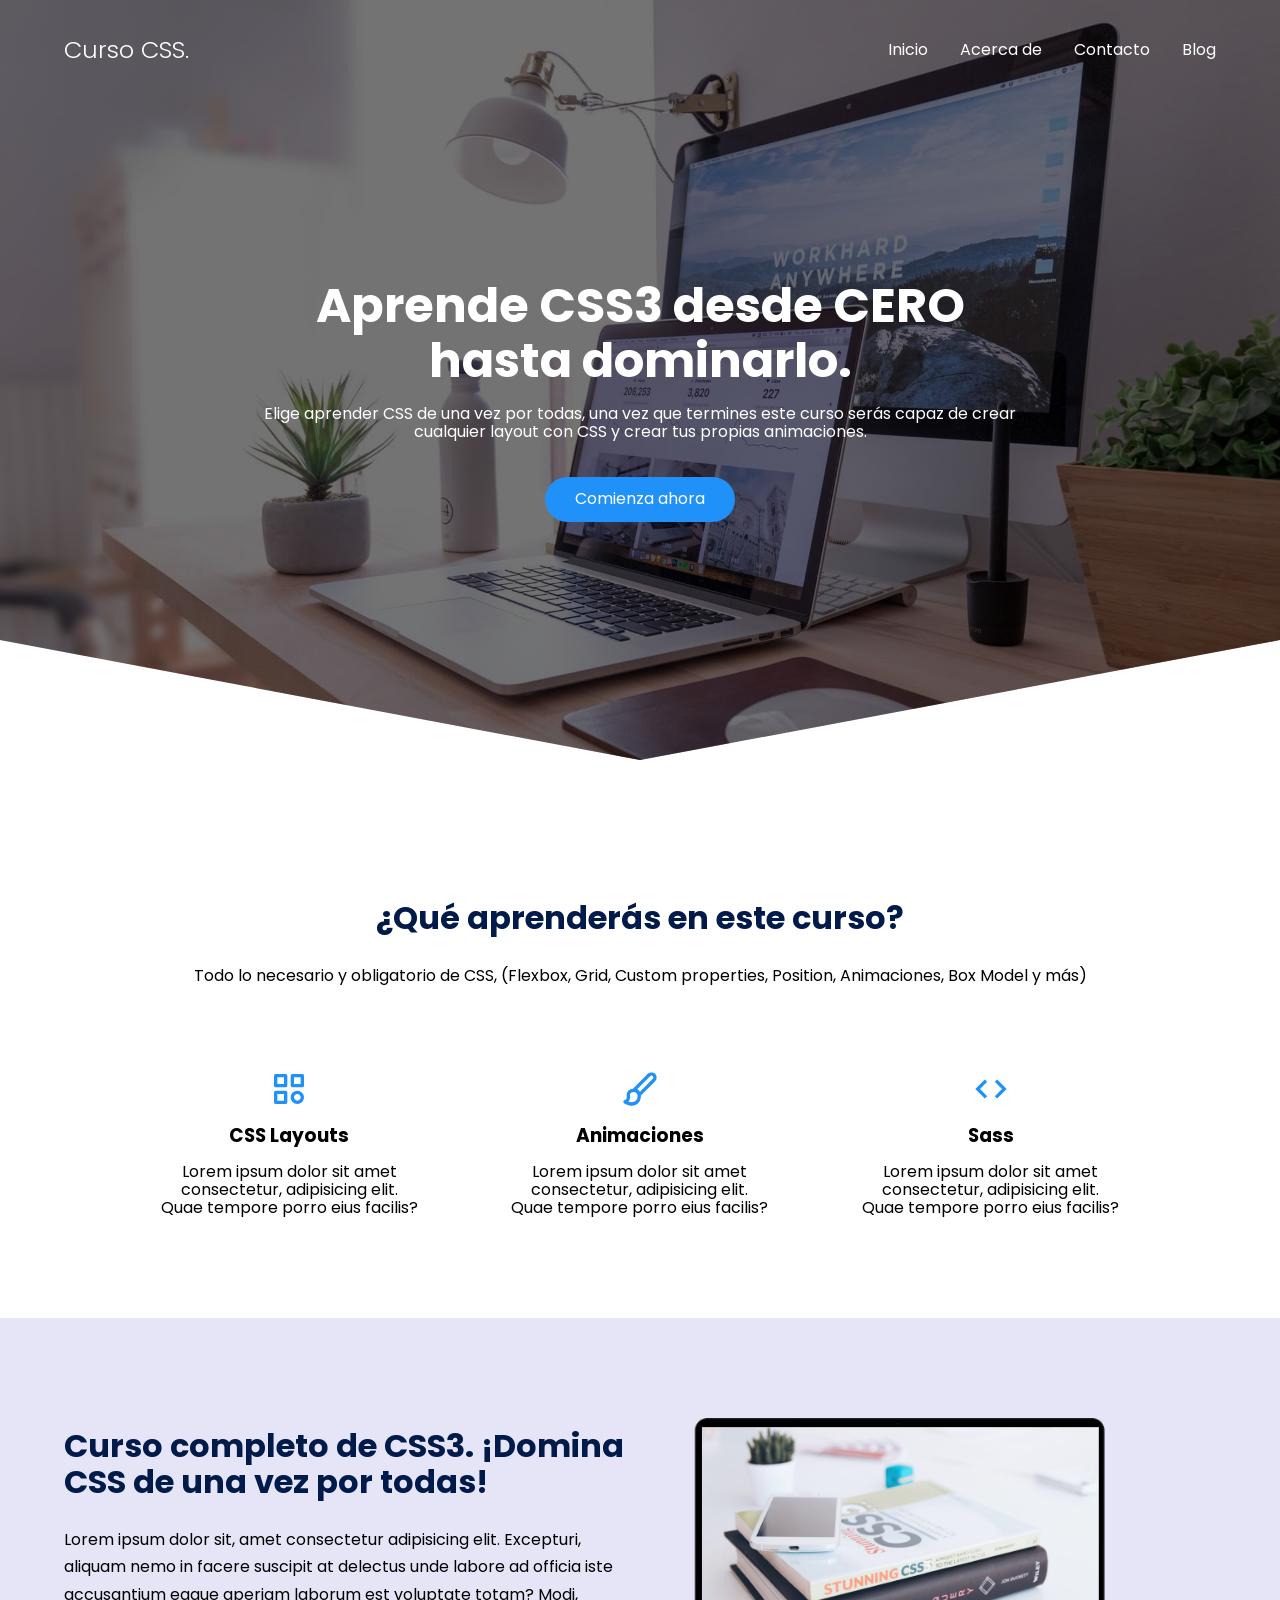
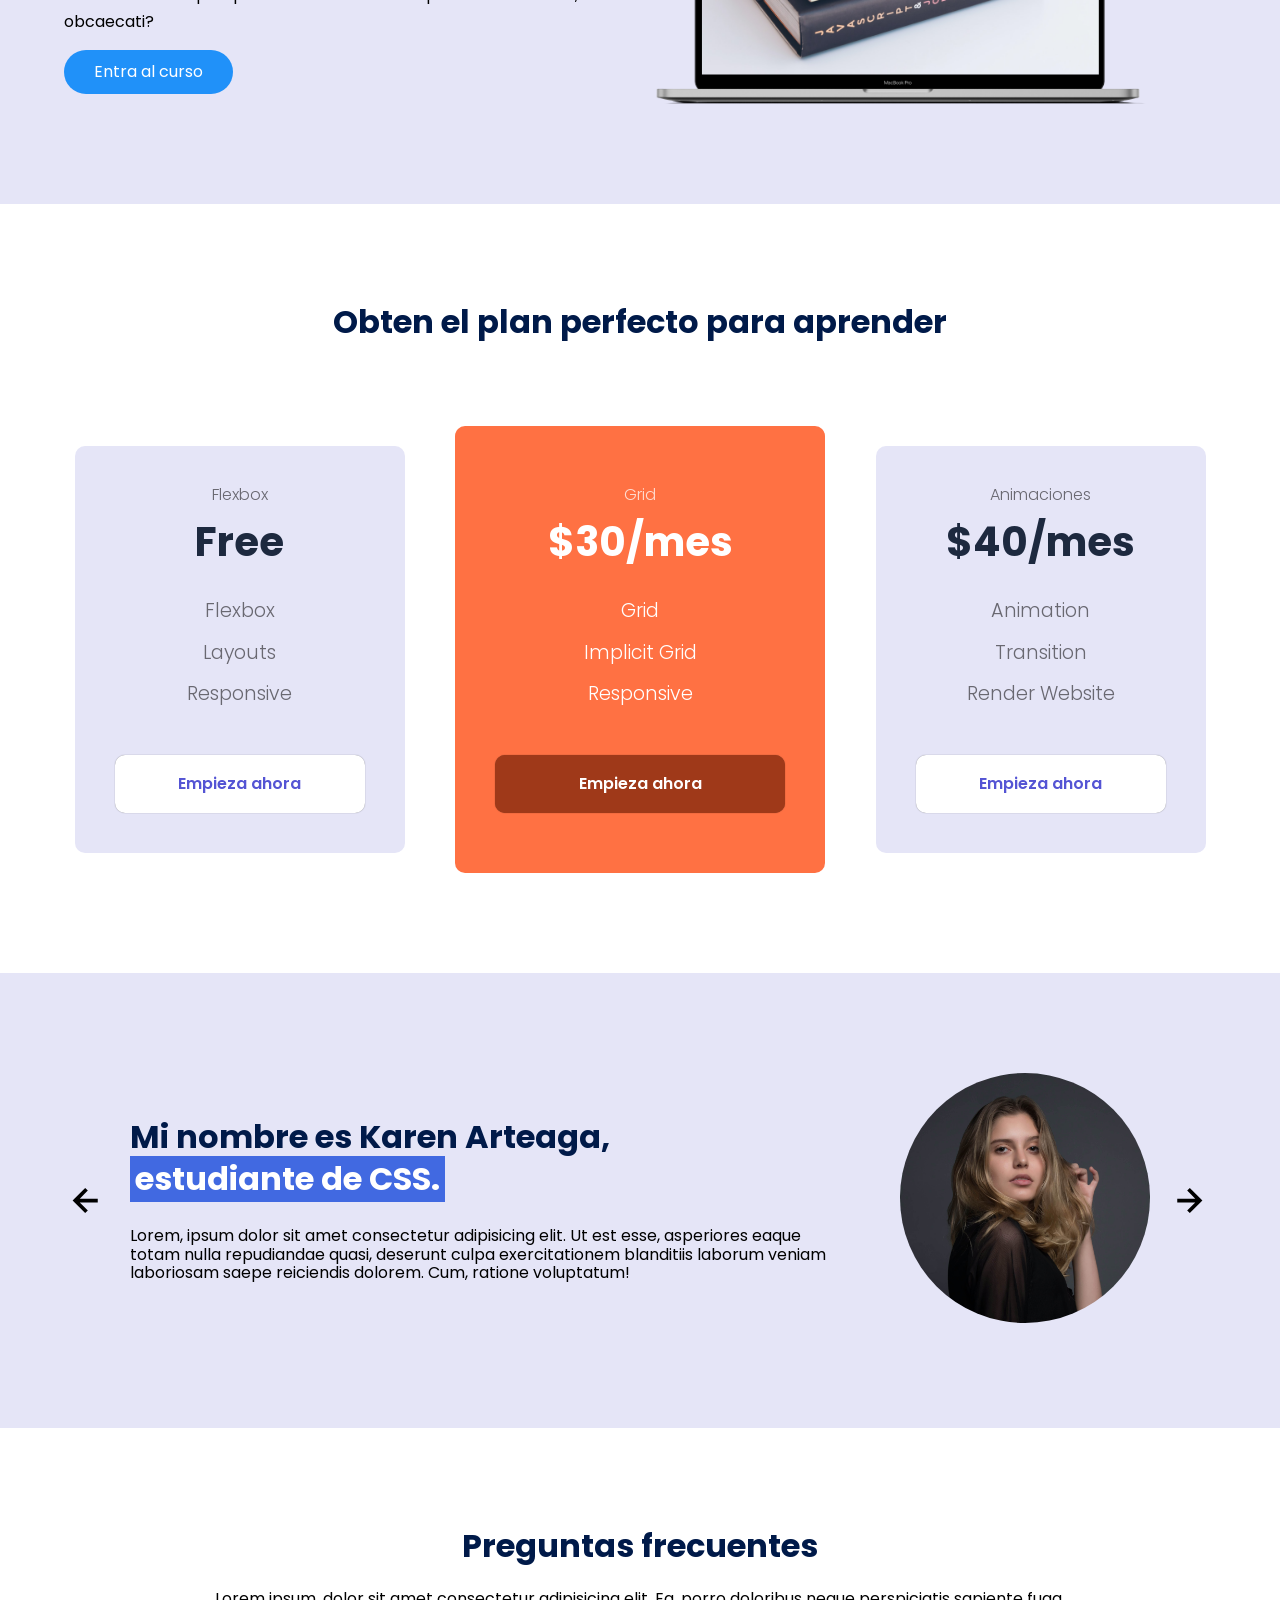
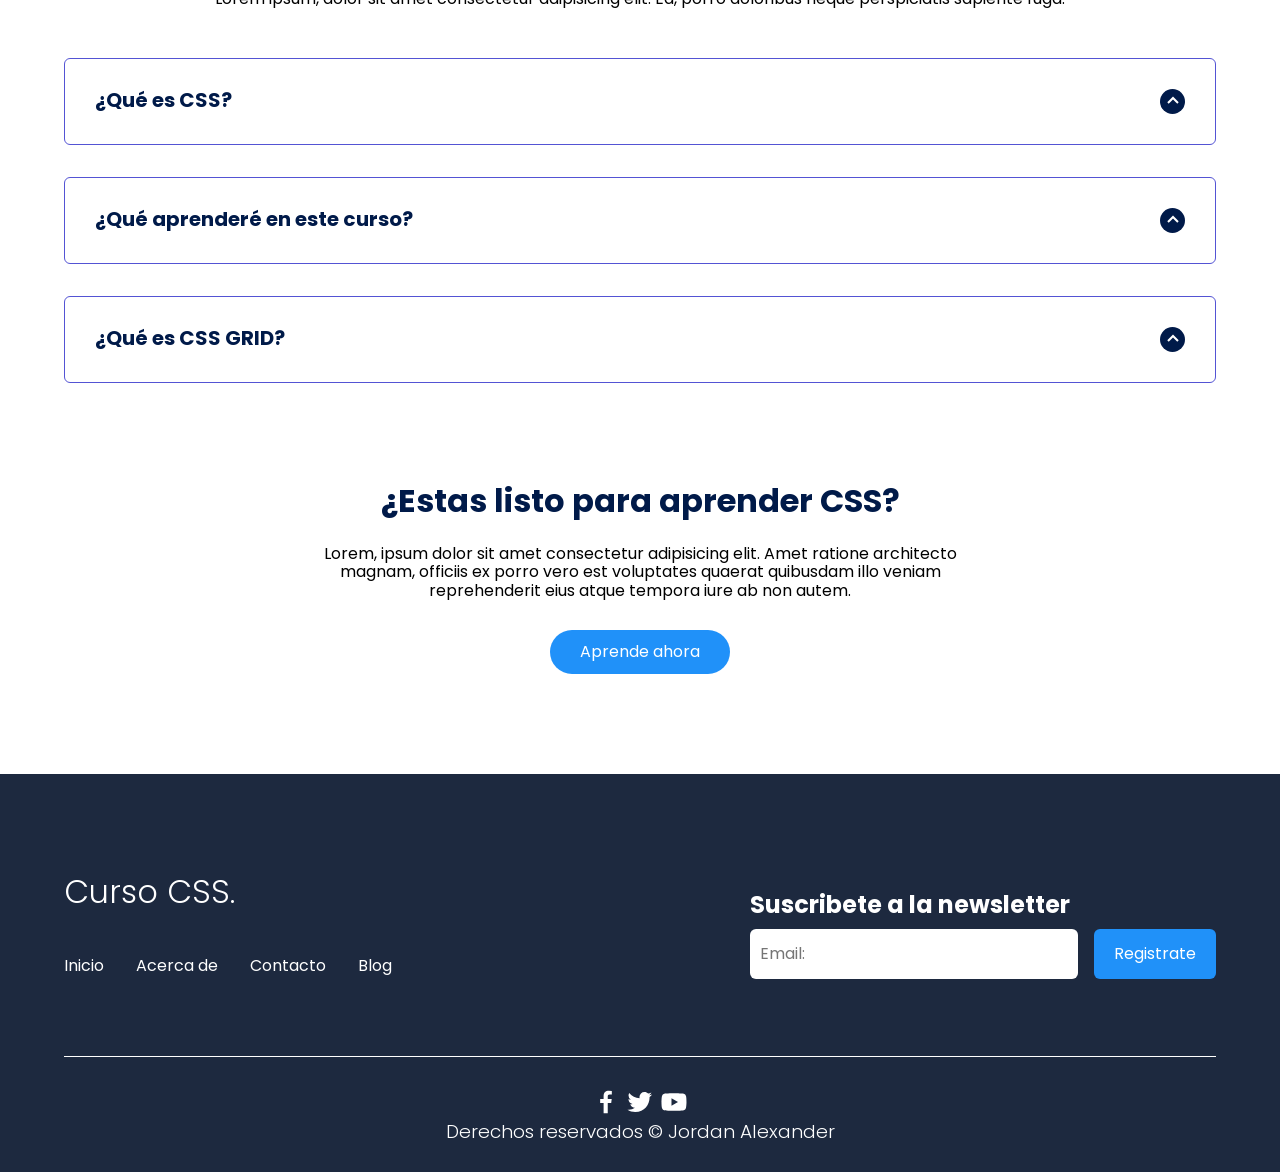
<file: pagina web 3/index.html>
<!DOCTYPE html>
<html lang="es">

<head>
    <meta charset="UTF-8">
    <meta http-equiv="X-UA-Compatible" content="IE=edge">
    <meta name="viewport" content="width=device-width, initial-scale=1.0">
    <title>MASTER EN CSS</title>
    <link rel="shortcut icon" href="./images/favicon.png" type="image/x-icon">
    <link rel="stylesheet" href="./css/normalize.css">
    <link rel="stylesheet" href="./css/estilos.css">

    <meta name="theme-color" content="#2091F9">

    <meta name="title" content="Aprende CSS desde cero">
    <meta name="description"
        content="Hola, soy una descripción que verás cuando busques algo de mi temática en Google.">


    <meta property="og:type" content="website">
    <meta property="og:url" content="https://alexcgdesign.github.io">
    <meta property="og:title" content="Aprende CSS desde cero">
    <meta property="og:description"
        content="Hola, soy una descripción que verás cuando busques algo de mi temática en Google.">
    <meta property="og:image" content="https://alexcgdesign.github.io/images/css.jpg">

    <meta property="twitter:card" content="summary_large_image">
    <meta property="twitter:url" content="https://www.jordanalex.com/">
    <meta property="twitter:title" content="Aprende CSS desde cero">
    <meta property="twitter:description"
        content="Hola, soy una descripción que verás cuando busques algo de mi temática en Google.">
    <meta property="twitter:image" content="https://alexcgdesign.github.io/images/css.jpg">
</head>

<body>

    <header class="hero">
        <nav class="nav container">
            <div class="nav__logo">
                <h2 class="nav__title">Curso CSS.</h2>
            </div>

            <ul class="nav__link nav__link--menu">
                <li class="nav__items">
                    <a href="#" class="nav__links">Inicio</a>
                </li>
                <li class="nav__items">
                    <a href="#" class="nav__links">Acerca de</a>
                </li>
                <li class="nav__items">
                    <a href="#" class="nav__links">Contacto</a>
                </li>
                <li class="nav__items">
                    <a href="#" class="nav__links">Blog</a>
                </li>

                <img src="./images/close.svg" class="nav__close">
            </ul>

            <div class="nav__menu">
                <img src="./images/menu.svg" class="nav__img">
            </div>
        </nav>

        <section class="hero__container container">
            <h1 class="hero__title">Aprende CSS3 desde CERO hasta dominarlo.</h1>
            <p class="hero__paragraph">Elige aprender CSS de una vez por todas, una vez que termines este curso serás
                capaz de crear cualquier layout con CSS y crear tus propias animaciones.</p>
            <a href="#" class="cta">Comienza ahora</a>
        </section>
    </header>

    <main>
        <section class="container about">
            <h2 class="subtitle">¿Qué aprenderás en este curso?</h2>
            <p class="about__paragraph">Todo lo necesario y obligatorio de CSS, (Flexbox, Grid, Custom properties,
                Position, Animaciones, Box Model y más)</p>

            <div class="about__main">
                <article class="about__icons">
                    <img src="./images/shapes.svg" class="about__icon">
                    <h3 class="about__title">CSS Layouts</h3>
                    <p class="about__paragrah">Lorem ipsum dolor sit amet consectetur, adipisicing elit. Quae tempore
                        porro eius facilis?</p>
                </article>

                <article class="about__icons">
                    <img src="./images/paint.svg" class="about__icon">
                    <h3 class="about__title">Animaciones</h3>
                    <p class="about__paragrah">Lorem ipsum dolor sit amet consectetur, adipisicing elit. Quae tempore
                        porro eius facilis?</p>
                </article>

                <article class="about__icons">
                    <img src="./images/code.svg" class="about__icon">
                    <h3 class="about__title">Sass</h3>
                    <p class="about__paragrah">Lorem ipsum dolor sit amet consectetur, adipisicing elit. Quae tempore
                        porro eius facilis?</p>
                </article>
            </div>
        </section>

        <section class="knowledge">
            <div class="knowledge__container container">
                <div class="knowledege__texts">
                    <h2 class="subtitle">Curso completo de CSS3. ¡Domina CSS de una vez por todas!</h2>
                    <p class="knowledge__paragraph">Lorem ipsum dolor sit, amet consectetur adipisicing elit. Excepturi,
                        aliquam nemo in facere suscipit at delectus unde labore ad officia iste accusantium eaque
                        aperiam laborum est voluptate totam? Modi, obcaecati?</p>
                    <a href="#" class="cta">Entra al curso</a>
                </div>

                <figure class="knowledge__picture">
                    <img src="./images/macbook.png" class="knowledge__img">
                </figure>
            </div>
        </section>

        <section class="price container">
            <h2 class="subtitle">Obten el plan perfecto para aprender</h2>

            <div class="price__table">
                <div class="price__element">
                    <p class="price__name">Flexbox</p>
                    <h3 class="price__price">Free</h3>

                    <div class="price__items">
                        <p class="price__features">Flexbox</p>
                        <p class="price__features">Layouts</p>
                        <p class="price__features">Responsive</p>
                    </div>

                    <a href="#" class="price__cta">Empieza ahora</a>
                </div>


                <div class="price__element price__element--best">
                    <p class="price__name">Grid</p>
                    <h3 class="price__price">$30/mes</h3>

                    <div class="price__items">
                        <p class="price__features">Grid</p>
                        <p class="price__features">Implicit Grid</p>
                        <p class="price__features">Responsive</p>
                    </div>

                    <a href="#" class="price__cta">Empieza ahora</a>
                </div>


                <div class="price__element">
                    <p class="price__name">Animaciones</p>
                    <h3 class="price__price">$40/mes</h3>

                    <div class="price__items">
                        <p class="price__features">Animation</p>
                        <p class="price__features">Transition</p>
                        <p class="price__features">Render Website</p>
                    </div>

                    <a href="#" class="price__cta">Empieza ahora</a>
                </div>


            </div>
        </section>

        <section class="testimony">
            <div class="testimony__container container">
                <img src="./images/leftarrow.svg" class="testimony__arrow" id="before">

                <section class="testimony__body testimony__body--show" data-id="1">
                    <div class="testimony__texts">
                        <h2 class="subtitle">Mi nombre es Karen Arteaga, <span class="testimony__course">estudiante
                                de CSS.</span></h2>
                        <p class="testimony__review">Lorem, ipsum dolor sit amet consectetur adipisicing elit. Ut est
                            esse, asperiores eaque totam nulla repudiandae quasi, deserunt culpa exercitationem
                            blanditiis laborum veniam laboriosam saepe reiciendis dolorem. Cum, ratione voluptatum!</p>
                    </div>

                    <figure class="testimony__picture">
                        <img src="./images/face.jpg" class="testimony__img">
                    </figure>
                </section>

                <section class="testimony__body" data-id="2">
                    <div class="testimony__texts">
                        <h2 class="subtitle">Mi nombre es Alejandra Perez, <span class="testimony__course">estudiante de
                                CSS.</span></h2>
                        <p class="testimony__review">Lorem, ipsum dolor sit amet consectetur adipisicing elit. Ut est
                            esse, asperiores eaque laborum veniam laboriosam saepe reiciendis dolorem. Cum, ratione
                            voluptatum!</p>
                    </div>

                    <figure class="testimony__picture">
                        <img src="./images/face2.jpg" class="testimony__img">
                    </figure>
                </section>

                <section class="testimony__body" data-id="3">
                    <div class="testimony__texts">
                        <h2 class="subtitle">Mi nombre es Jordan alexander, <span class="testimony__course">estudiante de
                                CSS.</span></h2>
                        <p class="testimony__review">Lorem, ipsum dolor sit amet consectetur adipisicing elit. Ut est
                            esse, niam laboriosam saepe reiciendis dolorem. Cum, ratione voluptatum!</p>
                    </div>

                    <figure class="testimony__picture">
                        <img src="./images/face3.jpg" class="testimony__img">
                    </figure>
                </section>

                <section class="testimony__body" data-id="4">
                    <div class="testimony__texts">
                        <h2 class="subtitle">Mi nombre es Kevin Ramirez, <span class="testimony__course">estudiante de
                                CSS.</span></h2>
                        <p class="testimony__review">Lorem, ipsum dolor sit amet consectetur adipisicing elit. Ut est
                            esse, niam laboriosam saepe reiciendis dolorem. Cum, ratione voluptatum!</p>
                    </div>

                    <figure class="testimony__picture">
                        <img src="./images/face4.jpg" class="testimony__img">
                    </figure>
                </section>


                <img src="./images/rightarrow.svg" class="testimony__arrow" id="next">
            </div>
        </section>

        <section class="questions container">
            <h2 class="subtitle">Preguntas frecuentes</h2>
            <p class="questions__paragraph">Lorem ipsum, dolor sit amet consectetur adipisicing elit. Ea, porro
                doloribus neque perspiciatis sapiente fuga.</p>

            <section class="questions__container">
                <article class="questions__padding">
                    <div class="questions__answer">
                        <h3 class="questions__title">¿Qué es CSS?
                            <span class="questions__arrow">
                                <img src="./images/arrow.svg" class="questions__img">
                            </span>
                        </h3>

                        <p class="questions__show">Lorem ipsum, dolor sit amet consectetur adipisicing elit. Quos
                            facere, quidem eum id excepturi assumenda explicabo nam accusamus veritatis voluptates
                            eveniet adipisci, dicta nihil nemo modi possimus officiis quam atque? Lorem ipsum, dolor sit
                            amet consectetur adipisicing elit. Quos facere, quidem eum id excepturi assumenda explicabo
                            nam accusamus veritatis voluptates eveniet adipisci, dicta nihil nemo modi possimus officiis
                            quam atque?</p>
                    </div>
                </article>

                <article class="questions__padding">
                    <div class="questions__answer">
                        <h3 class="questions__title">¿Qué aprenderé en este curso?
                            <span class="questions__arrow">
                                <img src="./images/arrow.svg" class="questions__img">
                            </span>
                        </h3>

                        <p class="questions__show">Lorem ipsum, dolor sit amet consectetur adipisicing elit. Quos
                            facere, quidem eum id excepturi assumenda explicabo nam accusamus veritatis voluptates
                            eveniet adipisci, dicta nihil nemo modi possimus officiis quam atque? Lorem ipsum, dolor sit
                            amet consectetur adipisicing elit. Quos facere, quidem eum id excepturi assumenda explicabo
                            nam accusamus veritatis voluptates eveniet adipisci, dicta nihil nemo modi possimus officiis
                            quam atque?</p>
                    </div>
                </article>

                <article class="questions__padding">
                    <div class="questions__answer">
                        <h3 class="questions__title">¿Qué es CSS GRID?
                            <span class="questions__arrow">
                                <img src="./images/arrow.svg" class="questions__img">
                            </span>
                        </h3>

                        <p class="questions__show">Lorem ipsum, dolor sit amet consectetur adipisicing elit. Quos
                            facere, quidem eum id excepturi assumenda explicabo nam accusamus veritatis voluptates
                            eveniet adipisci, dicta nihil nemo modi possimus officiis quam atque? Lorem ipsum, dolor sit
                            amet consectetur adipisicing elit. Quos facere, quidem eum id excepturi assumenda explicabo
                            nam accusamus veritatis voluptates eveniet adipisci, dicta nihil nemo modi possimus officiis
                            quam atque?</p>
                    </div>
                </article>
            </section>

            <section class="questions__offer">
                <h2 class="subtitle">¿Estas listo para aprender CSS?</h2>
                <p class="questions__copy">Lorem, ipsum dolor sit amet consectetur adipisicing elit. Amet ratione
                    architecto magnam, officiis ex porro vero est voluptates quaerat quibusdam illo veniam reprehenderit
                    eius atque tempora iure ab non autem.</p>
                <a href="#" class="cta">Aprende ahora</a>
            </section>
        </section>
    </main>

    <footer class="footer">
        <section class="footer__container container">
            <nav class="nav nav--footer">
                <h2 class="footer__title">Curso CSS.</h2>

                <ul class="nav__link nav__link--footer">
                    <li class="nav__items">
                        <a href="#" class="nav__links">Inicio</a>
                    </li>
                    <li class="nav__items">
                        <a href="#" class="nav__links">Acerca de</a>
                    </li>
                    <li class="nav__items">
                        <a href="#" class="nav__links">Contacto</a>
                    </li>
                    <li class="nav__items">
                        <a href="#" class="nav__links">Blog</a>
                    </li>
                </ul>
            </nav>

            <form class="footer__form" action="https://formspree.io/f/mknkkrkj" method="POST">
                <h2 class="footer__newsletter">Suscribete a la newsletter</h2>
                <div class="footer__inputs">
                    <input type="email" placeholder="Email:" class="footer__input" name="_replyto">
                    <input type="submit" value="Registrate" class="footer__submit">
                </div>
            </form>
        </section>

        <section class="footer__copy container">
            <div class="footer__social">
                <a href="#" class="footer__icons"><img src="./images/facebook.svg" class="footer__img"></a>
                <a href="#" class="footer__icons"><img src="./images/twitter.svg" class="footer__img"></a>
                <a href="#" class="footer__icons"><img src="./images/youtube.svg" class="footer__img"></a>
            </div>

            <h3 class="footer__copyright">Derechos reservados &copy; Jordan Alexander</h3>
        </section>
    </footer>

    <script src="./js/slider.js"></script>
    <script src="./js/questions.js"></script>
    <script src="./js/menu.js"></script>
</body>

</html>
</file>
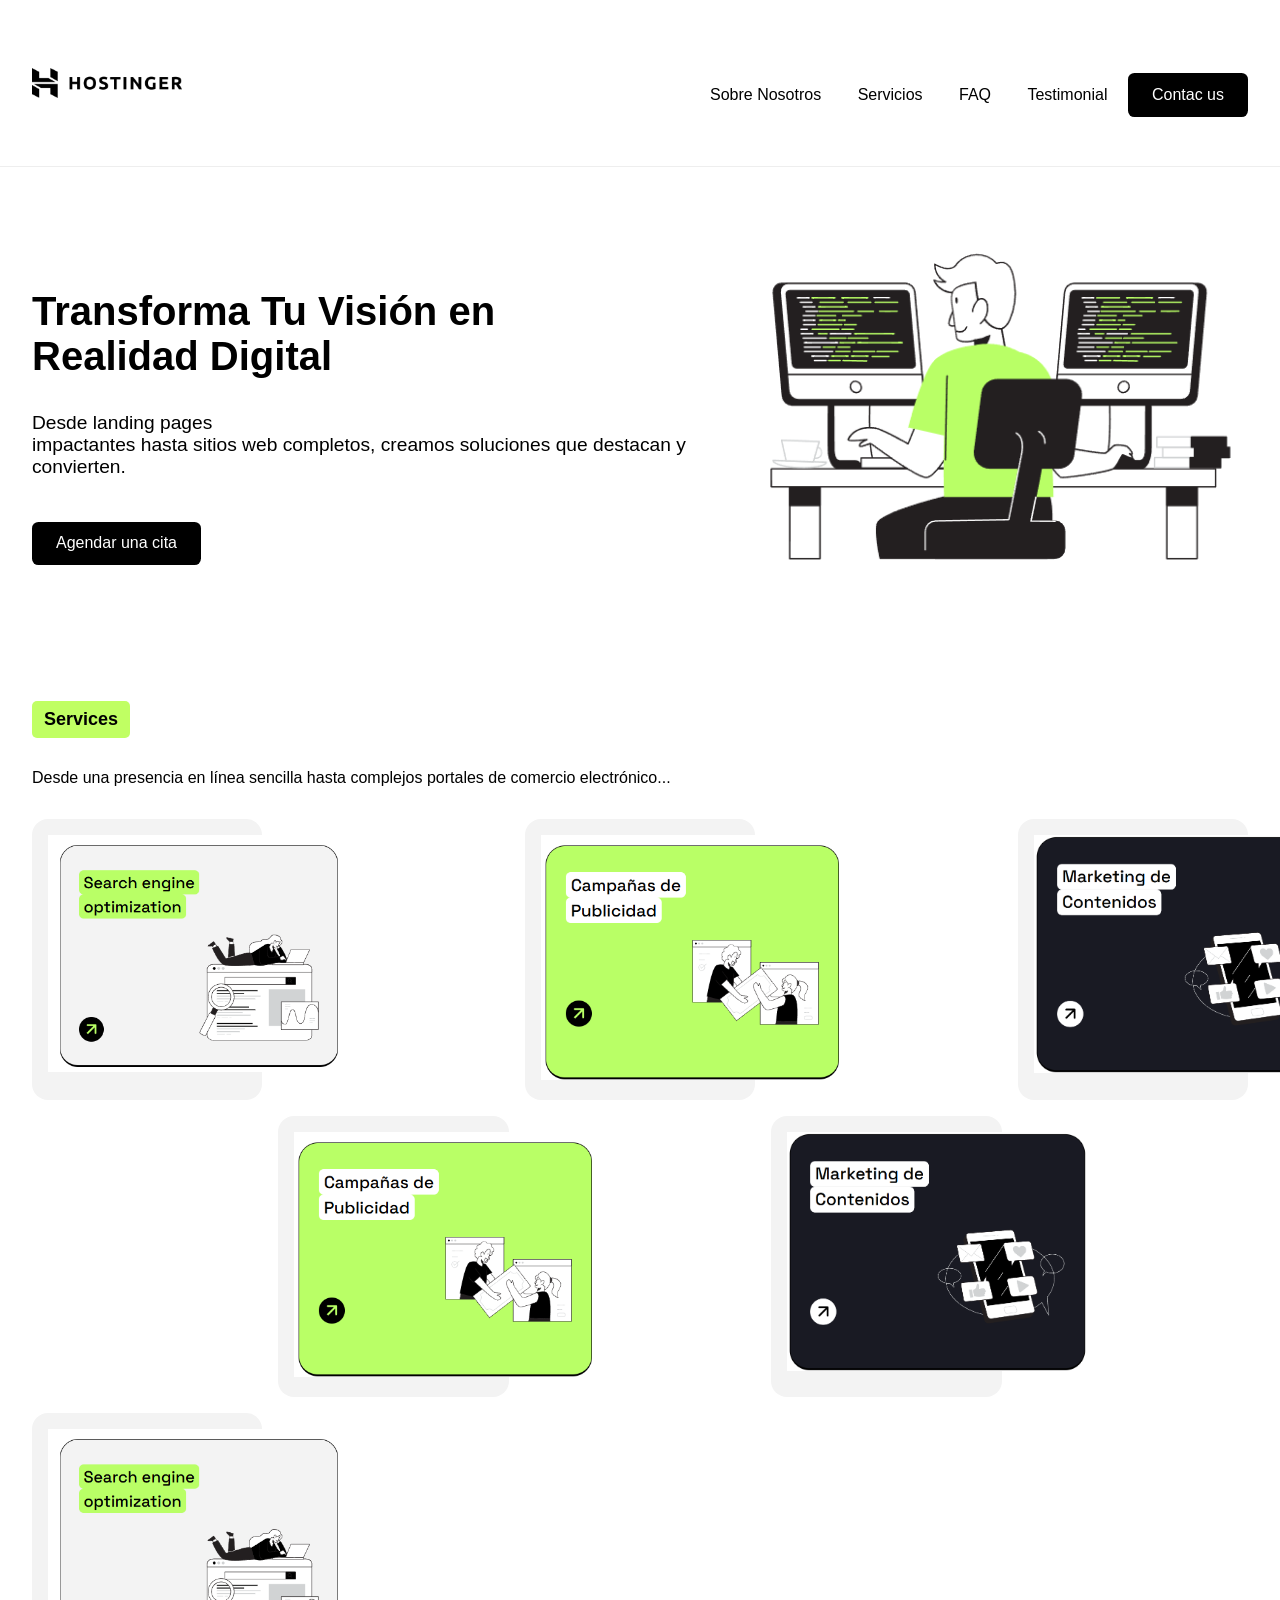
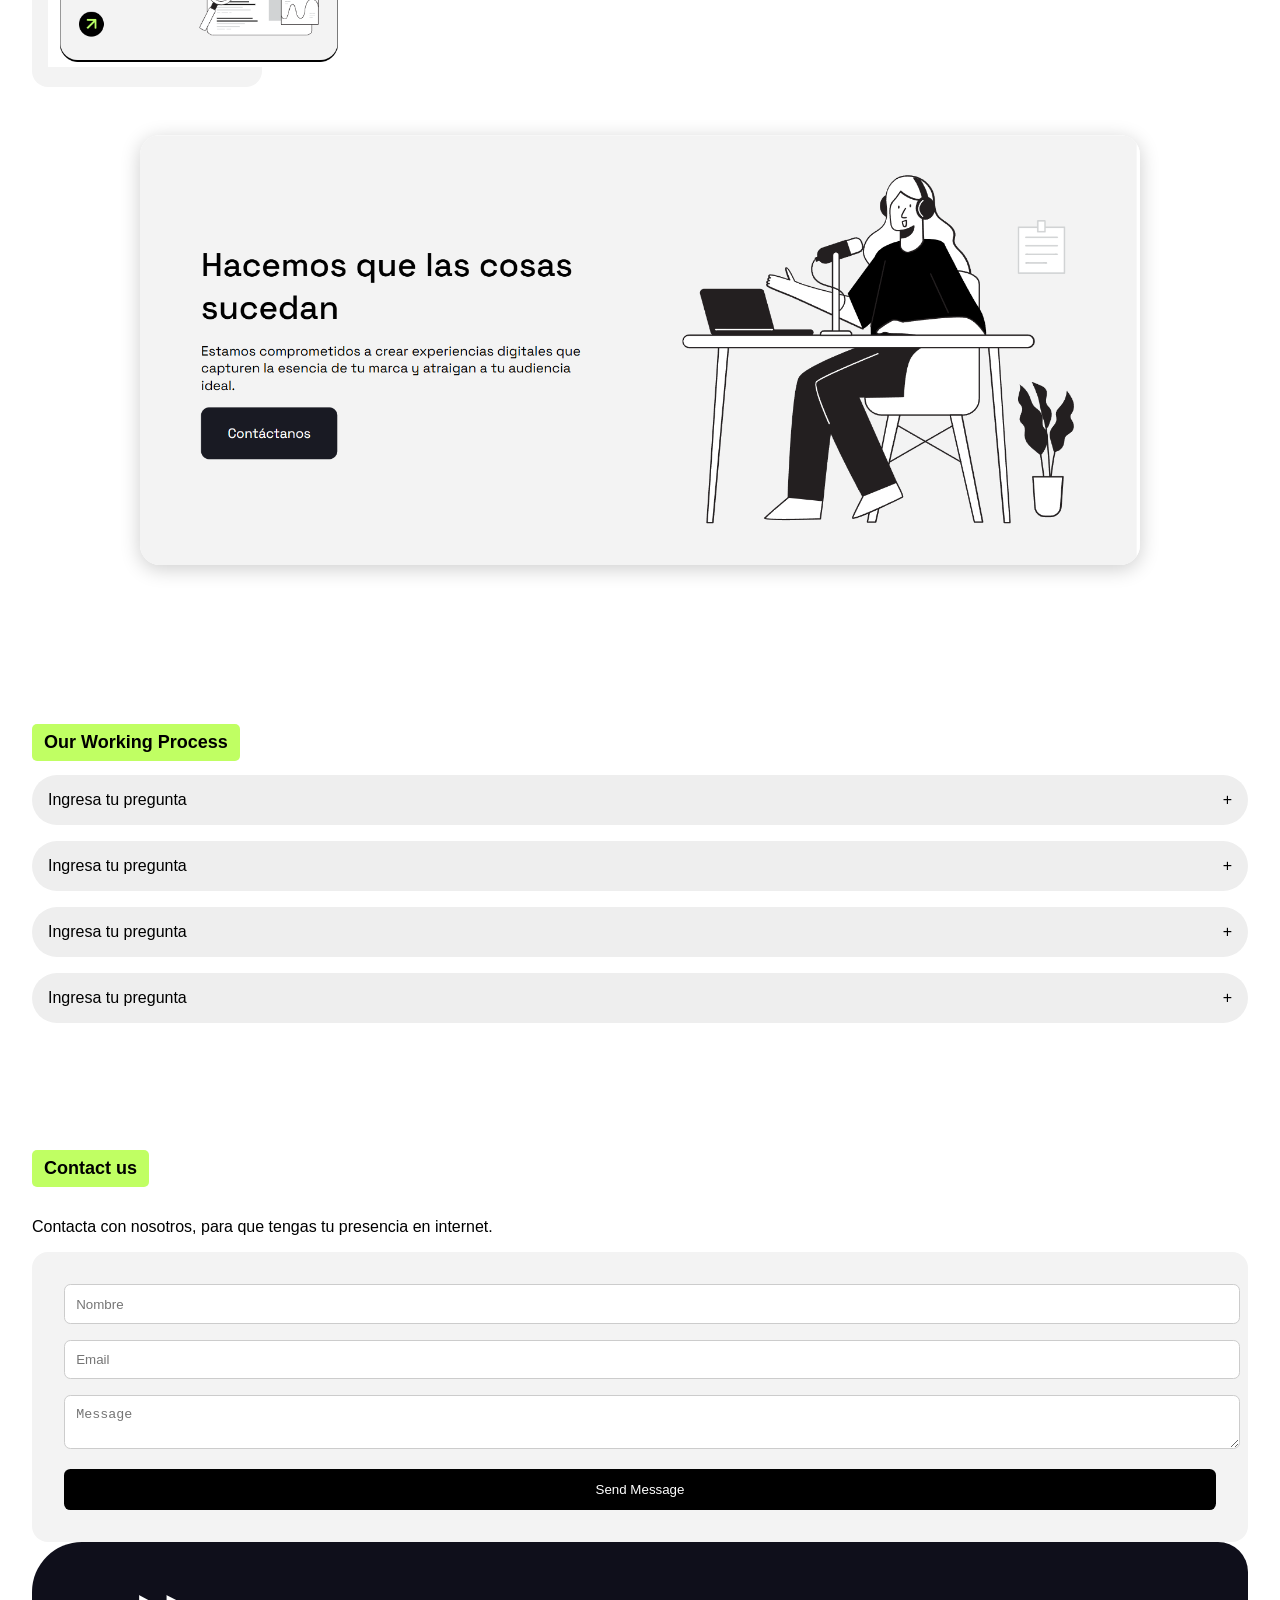
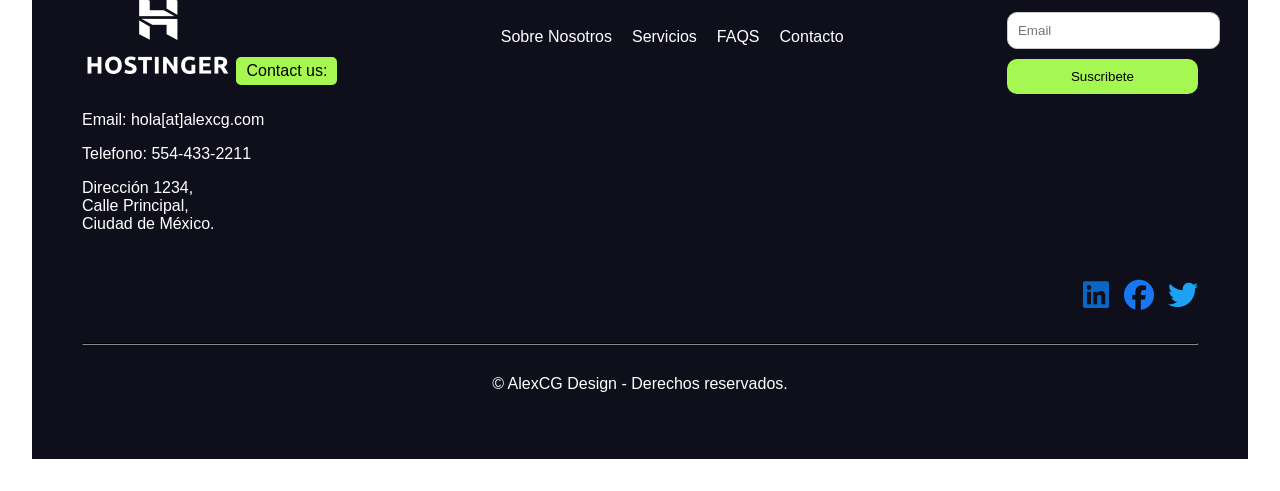
<file: pagina web 2/pagina2/index.html>
<!DOCTYPE html><html lang="es">
<head>
  <meta charset="UTF-8">
  <meta name="viewport" content="width=device-width, initial-scale=1.0">
  <title>Landing Page</title>
  <style>
    body {
      font-family: 'Arial', sans-serif;
      margin: 0;
      padding: 0;
      background: #fff;
      color: #000;
    }
    header, section {
      padding: 2rem;
    }
    header {
      display: flex;
      justify-content: space-between;
      align-items: center;
      border-bottom: 1px solid #eee;
    }
    nav a {
      margin: 0 1rem;
      text-decoration: none;
      color: #000;
    }
    .hero {
      display: flex;
      justify-content: space-between;
      align-items: center;
      padding: 4rem 2rem;
    }
    .hero-text h1 {
      font-size: 2.5rem;
      font-weight: bold;
    }
    .hero-text p {
      margin-top: 1rem;
      font-size: 1.2rem;
    }
    .btn-primary {
      margin-top: 1.5rem;
      background: #000;
      color: #fff;
      padding: 0.8rem 1.5rem;
      border: none;
      cursor: pointer;
      font-size: 1rem;
      border-radius: 0.4rem;
    }
    .highlight {
      background-color: #c0ff63;
      padding: 0.3rem 0.6rem;
      font-weight: bold;
      border-radius: 4px;
    }
    .services-grid, .cards-grid {
      display: grid;
      gap: 1rem;
      grid-template-columns: repeat(auto-fit, minmax(200px, 1fr));
      margin-top: 2rem;
    }
    .card {
      border-radius: 1rem;
      padding: 1rem;
      background: #f3f3f3;
      text-align: center;
      position: relative;
    }
    .card.dark {
      background: #000;
      color: #fff;
    }
    .faq {
      margin: 2rem 0;
    }
    .faq-item {
      background: #eee;
      border-radius: 2rem;
      margin-bottom: 1rem;
      padding: 1rem;
      display: flex;
      justify-content: space-between;
      align-items: center;
    }
    .contact-form {
      background: #f3f3f3;
      padding: 2rem;
      border-radius: 1rem;
    }
    .contact-form input, .contact-form textarea {
      width: 100%;
      padding: 0.7rem;
      margin-bottom: 1rem;
      border: 1px solid #ccc;
      border-radius: 0.4rem;
    }
    .send-button {
      background: #000;
      color: #fff;
      padding: 0.8rem;
      width: 100%;
      border: none;
      border-radius: 0.4rem;
      cursor: pointer;
    }
  </style>
</head>
<body>
  <header>
    <img src="./img/hostinger.png" alt="Hostinger Logo" style="width: 150px;">
    <nav>
      <a href="#">Sobre Nosotros</a>
      <a href="#">Servicios</a>
      <a href="#">FAQ</a>
      <a href="#">Testimonial</a>
      <button class="btn-primary">Contac us</button>
    </nav>
  </header>  <section class="hero">
    <div class="hero-text">
      <h1>Transforma Tu Visión en <br> <strong>Realidad Digital</strong></h1>
      <p>Desde landing pages <br>impactantes hasta sitios web completos, creamos soluciones 
        que destacan y convierten.</p>
      <button class="btn-primary">Agendar una cita</button>
    </div>
    <div>
      <img src="./img/img1.png" alt="Dev illustration" width="500">
    </div>
  </section>  <section>
    <h2 class="highlight">Services</h2>
    <style>
        .highlight{
            background-color: #c0ff63;
            color: black;
            display: inline-block;
            padding: 8px 12px;
            border-radius: 5px;
            font-size: 18px;
        }
    </style>
    <p>Desde una presencia en línea sencilla hasta complejos portales de comercio electrónico...</p>
    <div class="services-grid">
      

<div class="card">
  <img src="./img/img2.png" alt="Imagen 1" width="300">
</div>&nbsp;&nbsp;
<div class="card">
  <img src="./img/img3.png" alt="Imagen 2" width="300">
</div>&nbsp;&nbsp;
<div class="card">
  <img src="./img/img4.png" alt="Imagen 3" width="300">
</div>

<br><br>

<div class="card">
  <img src="./img/img3.png" alt="Imagen 4" width="300">
</div>&nbsp;&nbsp;
<div class="card">
  <img src="./img/img4.png" alt="Imagen 5" width="300">
</div>&nbsp;&nbsp;
<div class="card">
  <img src="./img/img2.png" alt="Imagen 6" width="300">
</div>
</div> <!-- Esto cierra el .services-grid -->

<!-- Imagen horizontal grande en el centro, sin afectar lo demás -->
<div style="width: 100%; display: flex; justify-content: center; margin: 3rem 0;">
  <img src="./img/img5.png" alt="Imagen central destacada"
       style="width: 100%; max-width: 1000px; border-radius: 20px; box-shadow: 0 4px 20px rgba(0,0,0,0.2);">
</div>

    </div>
  </section>  <section class="faq">
    <h2 class="highlight">Our Working Process</h2>
    <div class="faq-item">Ingresa tu pregunta <span>+</span></div>
    <div class="faq-item">Ingresa tu pregunta <span>+</span></div>
    <div class="faq-item">Ingresa tu pregunta <span>+</span></div>
    <div class="faq-item">Ingresa tu pregunta <span>+</span></div>
  </section>  <section>
    <h2 class="highlight">Contact us</h2>
    <p>Contacta con nosotros, para que tengas tu presencia en internet.</p>
    <div class="contact-form">
      <input type="text" placeholder="Nombre">
      <input type="email" placeholder="Email">
      <textarea placeholder="Message"></textarea>
      <button class="send-button">Send Message</button>
    </div>
    
<footer style="background-color: #0f0f1b; color: white; padding: 50px; border-radius: 50px 30px 0 0;">
  <div style="display: flex; justify-content: space-between; flex-wrap: wrap;">
    
   
    <div>
      <img src="./img/Hostinger_Logo-white.png" alt="Hostinger Logo" style="width: 150px;">
      <p style="margin-top: 20px; background-color: #a6f751; color: black; display: inline-block; padding: 5px 10px; border-radius: 5px;">
       
        Contact us:
      </p>
      <p style="margin: 10px 0;">Email: hola[at]alexcg.com</p>
      <p>Telefono: 554-433-2211</p>
      <p>Dirección 1234,<br>Calle Principal,<br>Ciudad de México.</p>
    </div>

    
    <div style="margin-top: 20px;">
      <ul style="list-style: none; padding: 0; display: flex; gap: 20px; flex-wrap: wrap;">
        <li><a href="#" style="color: white; text-decoration: none;">Sobre Nosotros</a></li>
        <li><a href="#" style="color: white; text-decoration: none;">Servicios</a></li>
        <li><a href="#" style="color: white; text-decoration: none;">FAQS</a></li>
        <li><a href="#" style="color: white; text-decoration: none;">Contacto</a></li>
      </ul>
    </div>

    
    <div style="margin-top: 20px;">
      <form>
        <input type="email" placeholder="Email" required
          style="padding: 10px; border-radius: 10px; border: 1px solid #ccc; margin-bottom: 10px; width: 100%;">
        <br>
        <button type="submit"
          style="background-color: #a6f751; color: black; padding: 10px 20px; border: none; border-radius: 10px; cursor: pointer; width: 100%;">
          Suscribete
        </button>
      </form>
    </div>
  </div>

  
<link rel="stylesheet" href="https://cdnjs.cloudflare.com/ajax/libs/font-awesome/6.5.0/css/all.min.css">


<div style="margin-top: 30px; text-align: right;">
  <a href="#" style="margin-right: 10px; font-size: 30px; color: #0A66C2;"><i class="fab fa-linkedin"></i></a>
  <a href="#" style="margin-right: 10px; font-size: 30px; color: #1877F2;"><i class="fab fa-facebook"></i></a>
  <a href="#" style="font-size: 30px; color: #1DA1F2;"><i class="fab fa-twitter"></i></a>
</div>


  <hr style="margin: 30px 0; border-color: #333;">
  <p style="text-align: center;">© AlexCG Design - Derechos reservados.</p>
</footer>
  </section></body>
</html>
</file>
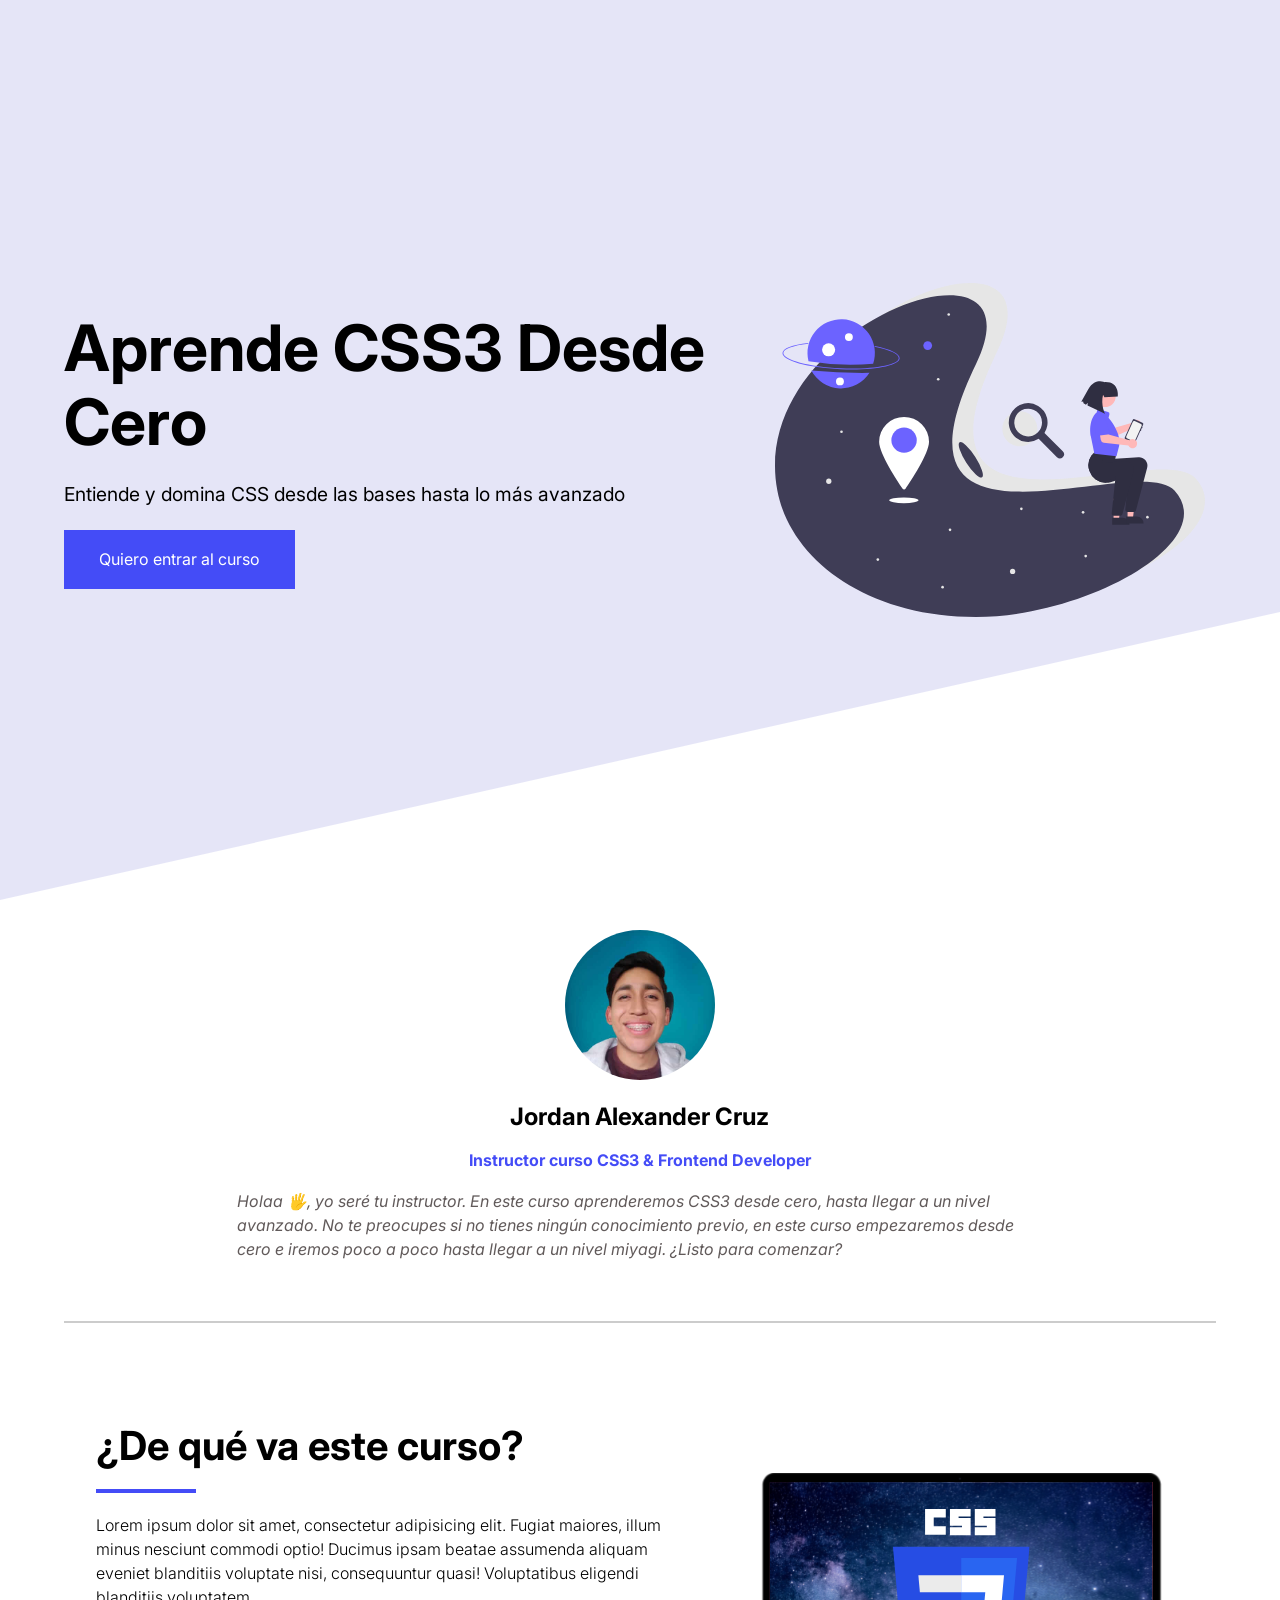
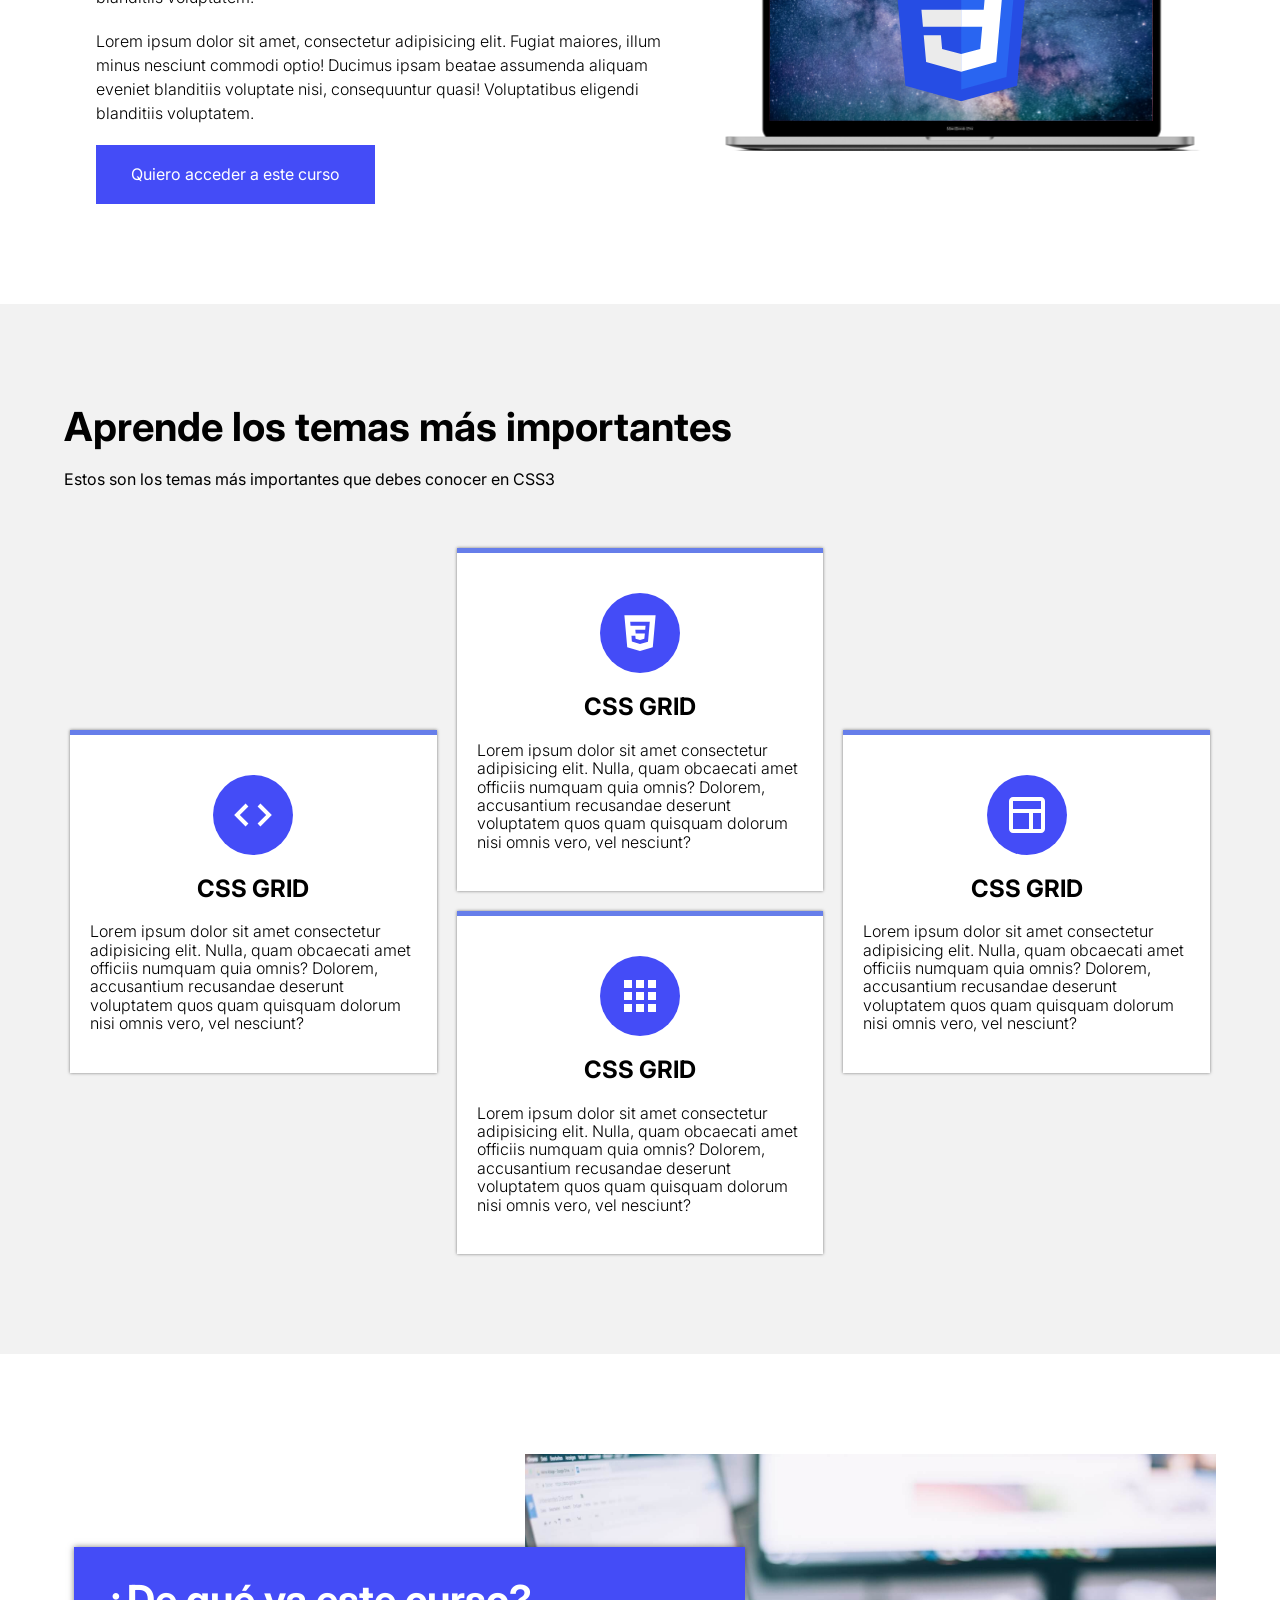
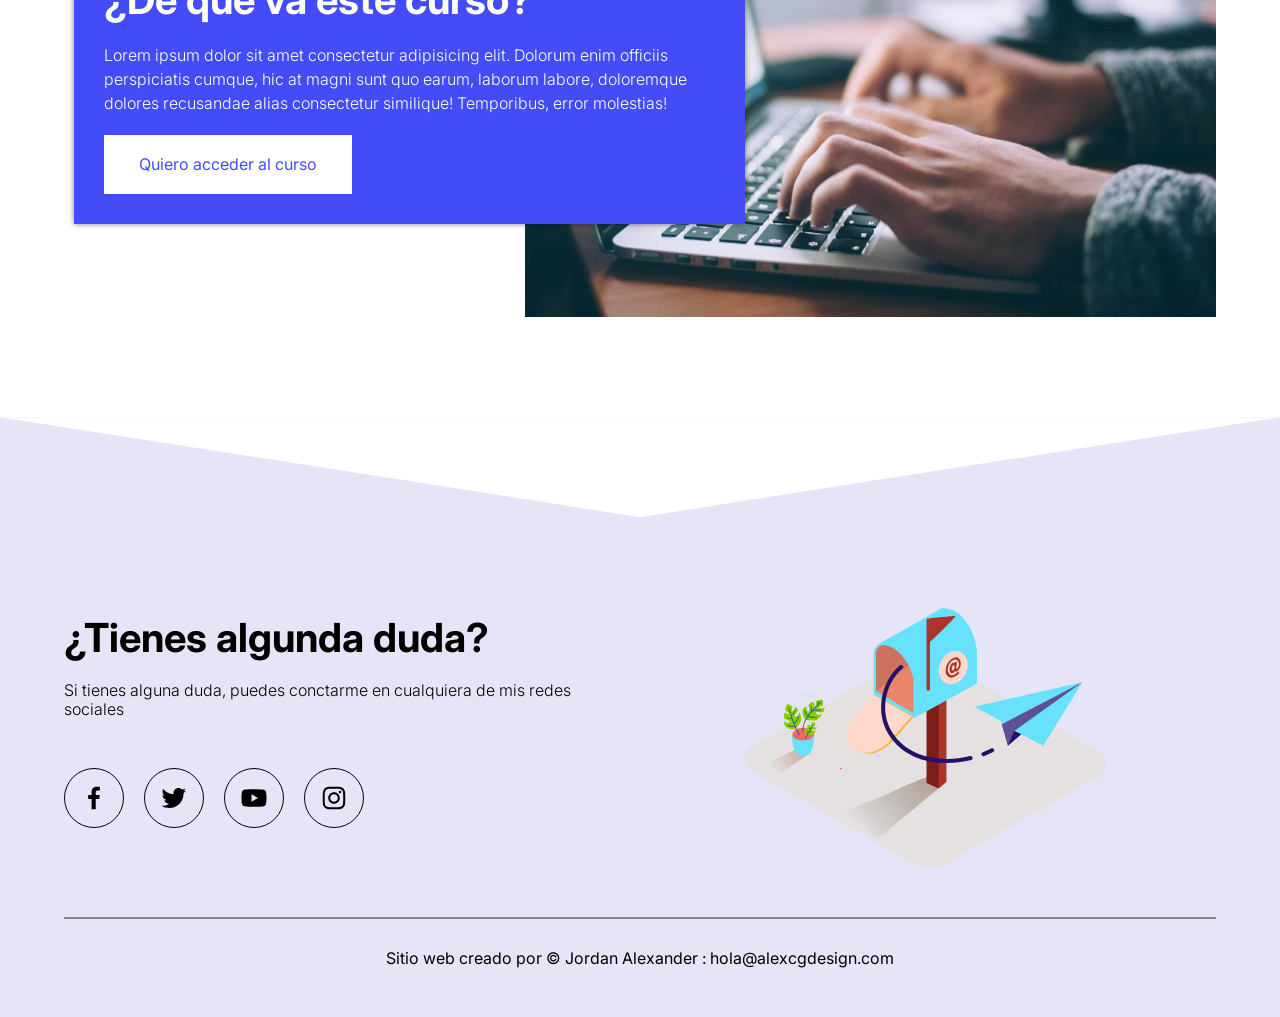
<file: pagina web 4/PAGINA WEB DESDE CERO/index.html>
<!DOCTYPE html>
<html lang="es">
<head>
    <meta charset="UTF-8">
    <meta name="viewport" content="width=device-width, initial-scale=1.0">
    <title>Curso CSS3 Desde Cero</title>
    <link rel="shortcut icon" href="assets/fav.png" type="image/x-icon">
    <link rel="stylesheet" href="css/normalize.css">
    <link rel="stylesheet" href="css/style.css">
</head>
<body>
    
    <header class="hero">

        <div class="hero__container container">

            <div class="hero__texts">
                <h1 class="hero__title">Aprende CSS3 Desde Cero</h1>
                <p class="hero__copy">Entiende y domina CSS desde las bases hasta lo más avanzado</p>
                <a href="#" class="hero__cta">Quiero entrar al curso</a>    
            </div>

            <img src="assets/girl-illustration.svg" class="hero__img">

        </div>


    </header>

    <main class="main">

        <section class="instructor container">

            <div class="instructor__container">
                <img src="assets/Jordan.jpeg" class="instructor__img">
                <h2 class="instructor__name">Jordan Alexander Cruz</h2>
                <p class="instructor__tag">Instructor curso CSS3 & Frontend Developer</p>
                <p class="instructor__paragraph">Holaa 🖐, yo seré tu instructor. En este curso aprenderemos CSS3 desde cero, hasta llegar a un nivel avanzado. No te preocupes si no tienes ningún conocimiento previo, en este curso empezaremos desde cero e iremos poco a poco hasta llegar a un nivel miyagi. ¿Listo para comenzar?</p>
            </div>

        </section>

        <section class="about container">

            <div class="about__course">
                <h2 class="title title--border">¿De qué va este curso?</h2>

                <p class="about__paragraph">Lorem ipsum dolor sit amet, consectetur adipisicing elit. Fugiat maiores, illum minus nesciunt commodi optio! Ducimus ipsam beatae assumenda aliquam eveniet blanditiis voluptate nisi, consequuntur quasi! Voluptatibus eligendi blanditiis voluptatem.</p>

                <p class="about__paragraph">Lorem ipsum dolor sit amet, consectetur adipisicing elit. Fugiat maiores, illum minus nesciunt commodi optio! Ducimus ipsam beatae assumenda aliquam eveniet blanditiis voluptate nisi, consequuntur quasi! Voluptatibus eligendi blanditiis voluptatem.</p>

                <a href="#" class="cta">Quiero acceder a este curso</a>
            </div>

            <figure class="about__picture">
                <img src="assets/mockup.svg" class="about__img">
            </figure>

        </section>

        <section class="card">
            <div class="container">

                <h2 class="title">Aprende los temas más importantes</h2>
                <p class="card__copy">Estos son los temas más importantes que debes conocer en CSS3</p>

                <div class="card__container">

                    <div class="card__item">
                        <figure class="card__img">
                            <img src="assets/bxs-grid.svg" class="card__picture">
                        </figure>
                        <h3 class="card__title">CSS GRID</h3>
                        <p class="card__paragraph">Lorem ipsum dolor sit amet consectetur adipisicing elit. Nulla, quam obcaecati amet officiis numquam quia omnis? Dolorem, accusantium recusandae deserunt voluptatem quos quam quisquam dolorum nisi omnis vero, vel nesciunt?</p>
                    </div>

                    <div class="card__item">
                        <figure class="card__img">
                            <img src="assets/bx-layout.svg" class="card__picture">
                        </figure>
                        <h3 class="card__title">CSS GRID</h3>
                        <p class="card__paragraph">Lorem ipsum dolor sit amet consectetur adipisicing elit. Nulla, quam obcaecati amet officiis numquam quia omnis? Dolorem, accusantium recusandae deserunt voluptatem quos quam quisquam dolorum nisi omnis vero, vel nesciunt?</p>
                    </div>

                    <div class="card__item">
                        <figure class="card__img">
                            <img src="assets/bx-code.svg" class="card__picture">
                        </figure>
                        <h3 class="card__title">CSS GRID</h3>
                        <p class="card__paragraph">Lorem ipsum dolor sit amet consectetur adipisicing elit. Nulla, quam obcaecati amet officiis numquam quia omnis? Dolorem, accusantium recusandae deserunt voluptatem quos quam quisquam dolorum nisi omnis vero, vel nesciunt?</p>
                    </div>
                    
                    <div class="card__item">
                        <figure class="card__img">
                            <img src="assets/bxl-css3.svg" class="card__picture">
                        </figure>
                        <h3 class="card__title">CSS GRID</h3>
                        <p class="card__paragraph">Lorem ipsum dolor sit amet consectetur adipisicing elit. Nulla, quam obcaecati amet officiis numquam quia omnis? Dolorem, accusantium recusandae deserunt voluptatem quos quam quisquam dolorum nisi omnis vero, vel nesciunt?</p>
                    </div>

                </div>
            </div>
        </section>

        <section class="course container">

            <figure class="course__picture">
                <img src="assets/web1.jpg" class="course__img">
            </figure>

            <div class="course__about">
                <h2 class="title">¿De qué va este curso?</h2>
                <p class="about__paragraph">Lorem ipsum dolor sit amet consectetur adipisicing elit. Dolorum enim officiis perspiciatis cumque, hic at magni sunt quo earum, laborum labore, doloremque dolores recusandae alias consectetur similique! Temporibus, error molestias!</p>
                <a href="#" class="cta">Quiero acceder al curso</a>
            </div>
        </section>
    </main>

    <footer class="footer">
        <div class="footer__container container">

            <div class="footer__contact">
                <div class="footer__texts">
                    <h2 class="title">¿Tienes algunda duda?</h2>
                    <p class="footer__copy">Si tienes alguna duda, puedes conctarme en cualquiera de mis redes sociales</p>

                    <div class="footer__social">
                        <a href="#" class="footer__link">
                           <img src="assets/bxl-facebook.svg" class="footer__icon">
                        </a>
                        <a href="#" class="footer__link">
                           <img src="assets/bxl-twitter.svg" class="footer__icon">
                        </a>
                        <a href="#" class="footer__link">
                           <img src="assets/bxl-youtube.svg" class="footer__icon">
                        </a>
                        <a href="#" class="footer__link">
                           <img src="assets/bxl-instagram.svg" class="footer__icon">
                        </a>
                    </div>
                </div>

                <figure class="footer__picture">
                    <img src="assets/message-ilustration.svg" class="footer__img">
                </figure>
            </div>

            <p class="footer__copyright">
                Sitio web creado por &copy; Jordan Alexander :
            </p>

        </div>
    </footer>

</body>
</html>
</file>
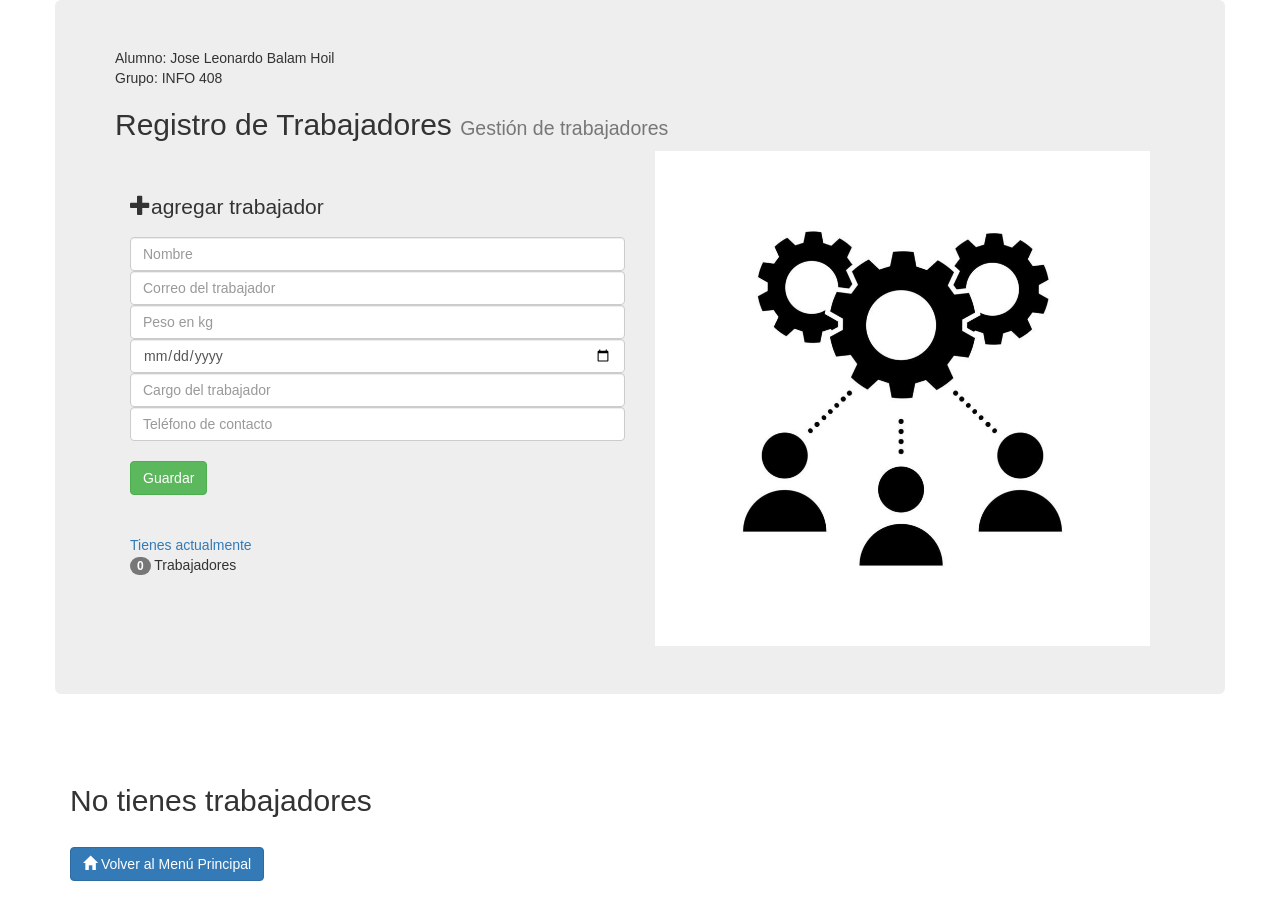
<file: pagina web 5/crud-js-localStorage-master/index.html>
<!DOCTYPE html>
<html>
<head>
    <meta charset="utf-8">
    <title>CRUD demo js</title>
    <link rel="stylesheet" href="estilos.css">
    <script type="text/javascript" src="http://code.jquery.com/jquery-2.1.4.min.js"></script>
    <link href="https://maxcdn.bootstrapcdn.com/bootstrap/3.3.4/css/bootstrap.min.css" rel="stylesheet">
</head>

<body class="container">
    <div class="mensaje-alerta">
    </div>

    <div class="jumbotron row">
        <section>Alumno: Jose Leonardo Balam Hoil</section>
        <section>Grupo: INFO 408</section>
        <h2> Registro de Trabajadores <small>Gestión de trabajadores</small></h2>
        

        <div class="col-md-6">
            <hr>
            <p class="modo"> <span class="glyphicon glyphicon-plus"></span>agregar trabajador</p>
            <form id="trabajadores-form">
                <input class="form-control" type="text" id="nombre" placeholder="Nombre">
                <input class="form-control" type="email" id="correo" placeholder="Correo del trabajador">
                <input class="form-control" type="number" id="peso" placeholder="Peso en kg">
                <input class="form-control" type="date" id="fecha_nacimiento" placeholder="Fecha de nacimiento">
                
                
                <input class="form-control" type="text" id="cargo" placeholder="Cargo del trabajador">
                <input class="form-control" type="tel" id="telefono" placeholder="Teléfono de contacto">

                <br>
                <input type="submit" class="btn btn-success" value=" Guardar">
            </form>
            <br><br>
            <div id="numeroTrabajadores">
            </div>
        </div>

        <div class="col-md-6">
            <img style="width:100%" src="./imagen.jpg" alt="" />
        </div>
    </div>

    <br><br>
    <table class="table" id="dbTrabajadores-list">
    </table>

</body>
<a href="../../index.html" class="btn btn-primary">
  <span class="glyphicon glyphicon-home"></span> Volver al Menú Principal
</a>

<script type="text/javascript" src="funciones.js"></script>
</html>
</file>
<file: pagina web 3/css/estilos.css>
@import url('https://fonts.googleapis.com/css2?family=Poppins:wght@300;400;600;700&display=swap');

:root {
    --padding-container: 100px 0;
    --color-title: #001A49;
}

body {
    font-family: 'Poppins', sans-serif;
}

.container {
    width: 90%;
    max-width: 1200px;
    margin: 0 auto;
    overflow: hidden;
    padding: var(--padding-container);
}

.hero {
    width: 100%;
    height: 100vh;
    min-height: 600px;
    max-height: 800px;
    position: relative;
    display: grid;
    grid-template-rows: 100px 1fr;
    color: #fff;
}

.hero::before {
    content: "";
    position: absolute;
    top: 0;
    left: 0;
    width: 100%;
    height: 100%;
    background-image: linear-gradient(180deg, #0000008c 0%, #0000008c 100%), url('../images/computer.jpg');
    background-size: cover;
    clip-path: polygon(0 0, 100% 0, 100% 80%, 50% 95%, 0 80%);
    z-index: -1;
}


/* Nav */

.nav {
    --padding-container: 0;
    height: 100%;
    display: flex;
    align-items: center;
}

.nav__title {
    font-weight: 300;
}

.nav__link {
    margin-left: auto;
    padding: 0;
    display: grid;
    grid-auto-flow: column;
    grid-auto-columns: max-content;
    gap: 2em;
}

.nav__items {
    list-style: none;
}

.nav__links {
    color: #fff;
    text-decoration: none;
}

.nav__menu {
    margin-left: auto;
    cursor: pointer;
    display: none;
}

.nav__img {
    display: block;
    width: 30px;
}


.nav__close {
    display: var(--show, none);
}


/* Hero container */

.hero__container {
    max-width: 800px;
    --padding-container: 0;
    display: grid;
    grid-auto-rows: max-content;
    align-content: center;
    gap: 1em;
    padding-bottom: 100px;
    text-align: center;
}

.hero__title {
    font-size: 3rem;
}

.hero__paragraph {
    margin-bottom: 20px;
}

.cta {
    display: inline-block;
    background-color: #2091F9;
    justify-self: center;
    color: #fff;
    text-decoration: none;
    padding: 13px 30px;
    border-radius: 32px;
}

/* About */

.about {
    text-align: center;
}

.subtitle {
    color: var(--color-title);
    font-size: 2rem;
    margin-bottom: 25px;
}


.about__paragraph {
    line-height: 1.7;
}

.about__main {
    padding-top: 80px;
    display: grid;
    width: 90%;
    margin: 0 auto;
    gap: 1em;
    overflow: hidden;
    grid-template-columns: repeat(auto-fit, minmax(260px, auto));
}


.about__icons {
    display: grid;
    gap: 1em;
    justify-items: center;
    width: 260px;
    overflow: hidden;
    margin: 0 auto;
}

.about__icon {
    width: 40px;
}

/* Knowledge */

.knowledge {
    background-color: #e5e5f7;
    background-image: radial-gradient(#444cf7 0.5px, transparent 0.5px), radial-gradient(#444cf7 0.5px, #e5e5f7 0.5px);
    background-size: 20px 20px;
    background-position: 0 0, 10px 10px;
    overflow: hidden;
}

.knowledge__container{
    display: grid;
    grid-template-columns: 1fr 1fr;
    gap: 1em;
    align-items: center;
}

.knowledge__picture{
    max-width: 500px;
}

.knowledge__paragraph{
    line-height: 1.7;
    margin-bottom: 15px;
}

.knowledge__img{
    width: 100%;
    display: block;
}

/* price */

.price{
    text-align: center;
}

.price__table{
    padding-top: 60px;
    display: flex;
    flex-wrap: wrap;
    gap: 2.5em;
    justify-content: space-evenly;
    align-items: center;
}

.price__element{
    background-color: #e5e5f7;
    text-align: center;
    border-radius: 10px;
    width: 330px;
    padding: 40px;
    --color-plan: #696871;
    --color-price: #1D293F;
    --bg-cta: #fff;
    --color-cta: #5454D4;
    --color-items: #696871;
}

.price__element--best{
    width: 370px;
    padding: 60px 40px;
    background-color: #FF7143;
    --color-plan: rgb(255 255 255 / 75%);
    --color-price: #fff;
    --bg-cta: #9F3919;
    --color-cta: #FFF;
    --color-items: #fff;
}


.price__name{
    color: var(--color-plan);
    margin-bottom: 15px;
    font-weight: 300;
}

.price__price{
    font-size: 2.5rem;
    color: var(--color-price);
}

.price__items{
    margin-top: 35px;
    display: grid;
    gap: 1em;
    font-weight: 300;
    font-size: 1.2rem;
    margin-bottom: 50px;
    color: var(--color-items);
}

.price__cta{
    display: block;
    padding: 20px 0;
    border-radius: 10px;
    text-decoration: none;
    background-color: var(--bg-cta);
    font-weight: 600;
    color: var(--color-cta);
    box-shadow: 0 0 1px rgba(0, 0, 0, .5);
}

/* Testimony */

.testimony{
    background-color: #e5e5f7;
}

.testimony__container{
    display: grid;
    grid-template-columns: 50px 1fr 50px;
    gap: 1em;
    align-items: center;
}

.testimony__body{
    display: grid;
    grid-template-columns: 1fr max-content;
    justify-content: space-between;
    align-items: center;
    gap: 2em;
    grid-column: 2/3;
    grid-row: 1/2;
    opacity: 0;
    pointer-events: none;
}


.testimony__body--show{
    pointer-events: unset;
    opacity: 1;
    transition: opacity 1.5s ease-in-out;
}

.testimony__img{
    width: 250px;
    height: 250px;
    border-radius: 50%;
    object-fit: cover;
    object-position: 50% 30%;
}

.testimony__texts{
    max-width: 700px;
}

.testimony__course{
    background-color: royalblue;
    color: #fff;
    display: inline-block;
    padding: 5px;
}

.testimony__arrow{
    width: 90%;
    cursor: pointer;
}

/* Questions */

.questions{
    text-align: center;
}

.questions__container{
    display: grid;
    gap: 2em;
    padding-top: 50px;
    padding-bottom: 100px;
}

.questions__padding{
    padding: 0;
    transition: padding .3s;
    border: 1px solid #5454D4;
    border-radius: 6px;
}

.questions__padding--add{
    padding-bottom: 30px;
}

.questions__answer{
    padding: 0 30px 0;
    overflow: hidden;
}

.questions__title{
    text-align: left;
    display: flex;
    font-size: 20px;
    padding: 30px 0 30px;
    cursor: pointer;
    color: var(--color-title);
    justify-content: space-between;
}

.questions__arrow{
    border-radius: 50%;
    background-color: var(--color-title);
    width: 25px;
    height: 25px;
    display: flex;
    justify-content: center;
    align-items: center;
    align-self: flex-end;
    margin-left: 10px;
    transition:  transform .3s;
}

.questions__arrow--rotate{
    transform: rotate(180deg);
}

.questions__show{
    text-align: left;
    height: 0;
    transition: height .3s;
}

.questions__img{
    display: block;
}

.questions__copy{
    width: 60%;
    margin: 0 auto;
    margin-bottom: 30px;
}

/* Footer */

.footer{
    background-color: #1D293F;
}

.footer__title{
    font-weight: 300;
    font-size: 2rem;
    margin-bottom: 30px;
}

.footer__title, .footer__newsletter{
    color: #fff;
}


.footer__container{
    display: flex;
    justify-content: space-between;
    align-items: center;
    border-bottom: 1px solid #fff;
    padding-bottom: 60px;
}

.nav--footer{
    padding-bottom: 20px;
    display: grid;
    gap: 1em;
    grid-auto-flow: row;
    height: 100%;
}

.nav__link--footer{
    display: flex;
    margin: 0;
    margin-right: 20px;
    flex-wrap: wrap;
}

.footer__inputs{
    margin-top: 10px;
    display: flex;
    overflow: hidden;
}

.footer__input{
    background-color: #fff;
    height: 50px;
    display: block;
    padding-left: 10px;
    border-radius: 6px;
    font-size: 1rem;
    outline: none;
    border: none;
    margin-right: 16px;
}

.footer__submit{
    margin-left: auto;
    display: inline-block;
    height: 50px;
    padding: 0 20px ;
    background-color: #2091F9;
    border: none;
    font-size: 1rem;
    color: #fff;
    border-radius: 6px;
    cursor: pointer;
}

.footer__copy{
    --padding-container: 30px 0;
    text-align: center;
    color: #fff;
}

.footer__copyright{
    font-weight: 300;
}

.footer__icons{
    margin-bottom: 10px;
}

.footer__img{
    width: 30px;
}

/* Media queries */

@media (max-width:800px){
    .nav__menu{
        display: block;
    }

    .nav__link--menu{
        position: fixed;
        background-color: #000;
        top: 0;
        left: 0;
        height: 100%;
        width: 100%;
        display: flex;
        flex-direction: column;
        justify-content: space-evenly;
        align-items: center;
        z-index: 100;
        opacity: 0;
        pointer-events: none;
        transition: .7s opacity;
    }

    .nav__link--show{
        --show: block;
        opacity:1 ;
        pointer-events: unset;
    }

    .nav__close{
        position: absolute;
        top: 30px;
        right: 30px;
        width: 30px;
        cursor: pointer;
    }

    .hero__title{
        font-size: 2.5rem;
    }


    .about__main{
        gap: 2em;
    }

    .about__icons:last-of-type{
        grid-column: 1/-1;
    }


    .knowledge__container{
        grid-template-columns: 1fr;
        grid-template-rows: max-content 1fr;
        gap: 3em;
        text-align: center;
    }

    .knowledge__picture{
        grid-row: 1/2;
        justify-self: center;
    }

    .testimony__container{
        grid-template-columns: 30px 1fr 30px;
    }

    .testimony__body{
        grid-template-columns: 1fr;
        grid-template-rows: max-content max-content;
        gap: 3em;
        justify-items:center ;
    }


    .testimony__img{
        width: 200px;
        height: 200px;
        
    }

    .questions__copy{
        width: 100%;
    }

    .footer__container{
        flex-wrap: wrap;
    }

    .nav--footer{
        width: 100%;
        justify-items: center;
    }

    .nav__link--footer{
        width: 100%;
        justify-content: space-evenly;
        margin: 0;
    }

    .footer__form{
        width: 100%;
        justify-content: space-evenly;
    }

    .footer__input{
        flex: 1;
    }

}

@media (max-width:600px){
    .hero__title{
        font-size: 2rem;
    }

    .hero__paragraph{
        font-size: 1rem;
    }

    .subtitle{
        font-size: 1.8rem;
    }

    .price__element{
        width: 90%;
    }

    .price__element--best{
        width: 90%;
        /* padding: 40px; */
    }

    .price__price{
        font-size: 2rem;
    }

    .testimony{
        --padding-container: 60px 0;
    }

    .testimony__container{
        grid-template-columns: 28px 1fr 28px;
        gap: .9em;
    }

    .testimony__arrow{
        width: 100%;
    }

    .testimony__course{
        margin-top: 15px;
    }

    .questions__title{
        font-size: 1rem;
    }

    .footer__title{
        justify-self: start;
        margin-bottom: 15px;
    }

    .nav--footer{
        padding-bottom: 60px;
    }

    .nav__link--footer{
        justify-content: space-between;
    }

    .footer__inputs{
        flex-wrap: wrap;
    }

    .footer__input{
        flex-basis: 100%;
        margin: 0;
        margin-bottom: 16px;
    }

    .footer__submit{
        margin-right: auto;
        margin-left: 0;
        

        /* 
        margin:0;
        width: 100%;
        */
    }
}
</file>
<file: pagina web 4/PAGINA WEB DESDE CERO/css/style.css>
@import url('https://fonts.googleapis.com/css2?family=Inter:wght@300;400;700&display=swap');

:root{
    --color-primary: #444CF7;
    --color-title: #000;
    --align-title: left;
    --padding-container: 100px 0;
    --width-container: 90%;
    --max-width-container: 1200px;
    --color-btn: #444CF7;
    --text-btn: #fff;
    --padding-btn: 20px 35px;
    --height-shape:18em;
}


body{
    font-family: 'Inter', sans-serif;
    background-color: #E5E5F7;
    opacity: 1;
    background-image:  radial-gradient(#444CF7 0.7000000000000001px, transparent 0.7000000000000001px), radial-gradient(#444CF7 0.7000000000000001px, #E5E5F7 0.7000000000000001px);
    background-size: 28px 28px;
    background-position: 0 0,14px 14px;
}

.container{
    width: 90%;
    max-width: var(--max-width-container);
    padding: var(--padding-container);
    margin: 0 auto;
    overflow: hidden;
}

.hero{
    height: 100vh;
    min-height: 500px;
    position: relative;
    --padding-container: 0;
}

.hero::after{
    content: "";
    display: block;
    position: absolute;
    height: var(--height-shape);
    width: 100%;
    bottom: 0;
    left: 0;
    background: #fff;
    z-index: -1;
    clip-path: polygon(0 100%, 100% 100%, 100% 0);

}

.hero__container{
    display: grid;
    height: 100%;
    grid-template-columns: 3fr 2fr;
    place-items: center;
    gap: 20px;
}

.hero__title{
    font-size: 4rem;
}

.hero__copy{
    font-size: 1.2rem;
    margin: 25px 0;
}

.hero__cta{
    display: inline-block;
    background: var(--color-btn);
    color: #fff;
    padding: var(--padding-btn);
    text-align: center;
    text-decoration: none;
}

.hero__img{
    width: 95%;
}

/* Main */

.main{
    background: #fff;
}

.title{
    font-size: 2.5rem;
    text-align: var(--align-title);
    color: var(--color-title);
}

.title--border::after{
    content: "";
    display: block;
    width: 100px;
    margin-top: 20px;
    height: 4px;
    background-color: var(--color-primary);
}


.cta{
    display: inline-block;
    background: var(--color-btn);
    color: var(--text-btn);
    padding: var(--padding-btn);
    text-align: center;
    text-decoration: none;
}


/* Instrcutor */

.instructor{
    text-align: center;
    border-bottom: 2px solid #ccc;
    --padding-container: 30px 0 60px;
}

.instructor__container{
    width: 70%;
    margin: 0 auto;
}

.instructor__name{
    margin: 20px 0;
}

.instructor__tag{
    font-weight: 700;
    color: var(--color-primary);
    margin-bottom: 20px;
}

.instructor__paragraph{
    text-align: left;
    line-height: 1.5;
    font-style: italic;
    color: #615a5a;
}

.instructor__img{
    width: 150px;
    height: 150px;
    border-radius: 50%;
    object-fit: cover;
    object-position: top;
}

/* about */

.about{
    display: grid;
    grid-template-columns: 5fr 4fr;
    place-items: center;
}

.about__course{
    width: 90%;
}

.about__paragraph{
    margin: 20px 0;
    line-height: 1.5;
    font-weight: 300;
}

.about__picture{
    text-align: center;
}

.about__img{
    width: 95%;
}

/* Card */

.card{
    background: #f2f2f2;
}

.card__copy{
    margin-top: 20px;
}

.card__container{
    width: 99%;
    margin: 0 auto;
    margin-top: 60px;
    display: grid;
    grid-template-columns: repeat(3,1fr);
    grid-template-rows: repeat(4,1fr);
    gap: 20px;
    grid-template-areas: 
    ".      card1   .    "
    "card2  card1   card3"
    "card2  card4   card3"
    ".      card4   .   ";
}

.card__item{
    padding: 20px;
    background: #fff;
    border-top: 5px solid #667eea;
    box-shadow: 0 0 3px rgba(0, 0, 0, .5);
    display: flex;
    flex-direction: column;
    align-items: center;
}

.card__img{
    background: var(--color-primary);
    margin-top: 20px;
    width: 80px;
    height: 80px;
    border-radius: 50%;
    display: flex;
    justify-content: center;
    align-items: center;
}

.card__title{
    margin: 20px 0;
    font-size: 1.5rem;
}

.card__paragraph{
    font-weight: 300;
    margin-bottom: 20px;
}

.card__item:nth-last-of-type(1){
    grid-area: card1;
}

.card__item:nth-last-of-type(2){
    grid-area: card2;
}

.card__item:nth-last-of-type(3){
    grid-area: card3;
}

.card__item:nth-last-of-type(4){
    grid-area: card4;
}

/* course */

.course{
    --color-title: #fff;
    --color-btn: #fff;
    --text-btn: #444cf7;
    color: var(--color-title);
    display: grid;
    grid-template-columns: repeat(5, 1fr);
    grid-template-rows: repeat(5, 1fr);
    /* align-items: center; */
}

.course__about{
    z-index: 100;
    align-self: center;
    width: 97%;
    margin: 0 auto;
    padding: 30px;
    box-shadow: 0 0 6px rgba(0, 0, 0, .5);
    background: var(--color-primary);
    grid-column: 1/4;
    grid-row: 2/-2;
}

.course__picture{
  
    margin:0;
    grid-column: 3/-1;
    grid-row: 1/-1;
}

.course__img{
    width: 100%;
    height: 100%;
    object-fit: cover;
}

.course__picture--right{
    grid-column: 1/4;
}

.course__about--left{
    grid-column: 3/-1;
}

/* Footer */

.footer{
    position: relative;
    --padding-container: 160px 0 50px ;

}


.footer::before{
    content: "";
    position: absolute;
    width: 100%;
    height: 100px;
    background: #fff;
    top: 0;
    left: 0;
    clip-path: polygon(0 0, 100% 0, 50% 100%);

}

.footer__contact{
    display: grid;
    grid-template-columns: repeat(2, 1fr);
    gap: 20px;
    place-items: center;
    margin-bottom: 30px;
}

.footer__copy{
    margin: 20px 0;
    font-weight: 300;
}

.footer__social{
    display: flex;
    padding-top: 30px;
    flex-wrap: wrap;
}

.footer__link{
    width: 60px;
    height: 60px;
    border: 1px solid #000;
    border-radius: 50%;
    margin-right: 20px;
    margin-bottom: 20px;
    display: flex;
    justify-content: center;
    align-items: center;
}

.footer__icon{
    width: 30px;
}


.footer__picture{
    margin: 0;
}

.footer__img{
    width: 100%;
}

.footer__copyright{
    padding-top: 30px;
    border-top: 2px solid #918484;
    text-align: center;
}

.footer__copyright::after{
    content: " hola@alexcgdesign.com";
}

@media screen and (max-width:768px){
    :root{
        --height-shape:14em;
    }

    /* Agregue un height auto, porque no habia espacio disponible
    para la imagen y los elementos */
    .hero{
        min-height: 100vh;
        height: auto;
    }

     /* La primera fila tendrá una fila, definida por el 
     tamaño de su contenido "max-content" */

    .hero__container{
        --padding-container: 60px 0;
        grid-template-columns: 1fr;
        grid-template-rows: max-content 1fr;
    }

     /* Quite el height y limite el width de la imagen */
    .hero__img{
        order: -1;
        max-width: 300px;
    }

    .hero__title{
        font-size: 3.8rem;
    }

    /* About */

    .about{
        grid-template-columns: 1fr;
        grid-template-rows: max-content 1fr;
        gap: 80px;
    }

    .about__course{
        width: 100%;
    }

    .about__picture{
        order: -1;
    }

    .about__img{
        width: 100%;
    }

    /* Card */

    .card__container{
        grid-template-columns: repeat(2,1fr);
        grid-template-rows: repeat(5,1fr);
        gap: 15px;
        grid-template-areas: 
        "card1      ."
        "card1  card2"
        "card3  card2"
        "card3  card4"
        ".      card4";
    }


    /* Course */

    .course{
        grid-template-columns: repeat(6,1fr);
    }

    .course__about{
        grid-column: 1/6;
    }

    .course__about--left{
        grid-column: 2/-1;
    }

    .course__picture{
        grid-column: 2/-1;
    }

    .course__picture--right{
        grid-column: 1/6;
    }

    .footer__contact{
        grid-template-columns: 1fr;
    }

    .footer__texts{
        order: 1;
        --align-title: center;
    }

    .footer__social{
        justify-content: space-evenly;
    }
}

@media screen and (max-width: 500px){
    :root{
        --padding-btn: 20px 0;
    }


    .hero__container{
        --padding-container: 45px 0;
    }

    .hero__texts{
        text-align: center;
    }

    .hero__title{
        font-size: 3rem;
    }

    .hero__cta{
        display: block;
        width: 90%;
        margin: 0 auto;
    }

    .title{
        font-size: 2rem;
    }

    .cta{
        display: block;
    }

    /* Instructor */

    .instructor{
        --padding-container: 60px 0;
    }

    .instructor__container{
        width: 90%;
    }

    /* About */

    .about{
        gap: 40px;
    }

    .about__course{
        width: 100%;
    }

    /* Card */

    .card__container{
        width: 97%;
        grid-template-columns: 1fr;
        grid-template-rows: repeat(4,1fr);
        grid-template-areas: 
        "card1"
        "card2"
        "card3"
        "card4";
    }

    /* Course */

    .course{
        grid-template-columns: 1fr;
        --padding-container: 80px 0 30px;
    }

    .course--modifier{
        --padding-container:0 0 80px;
    }

    .course__about{
        padding: 20px 20px;
        width: 95%;
        grid-column: 1/-1;
        grid-row: 1/-1;
    }

    .course__picture{
        display: none;
    }
    

}
</file>
<file: pagina web 5/crud-js-localStorage-master/estilos.css>
.glyphicon-trash {
    color:red;
}
</file>
